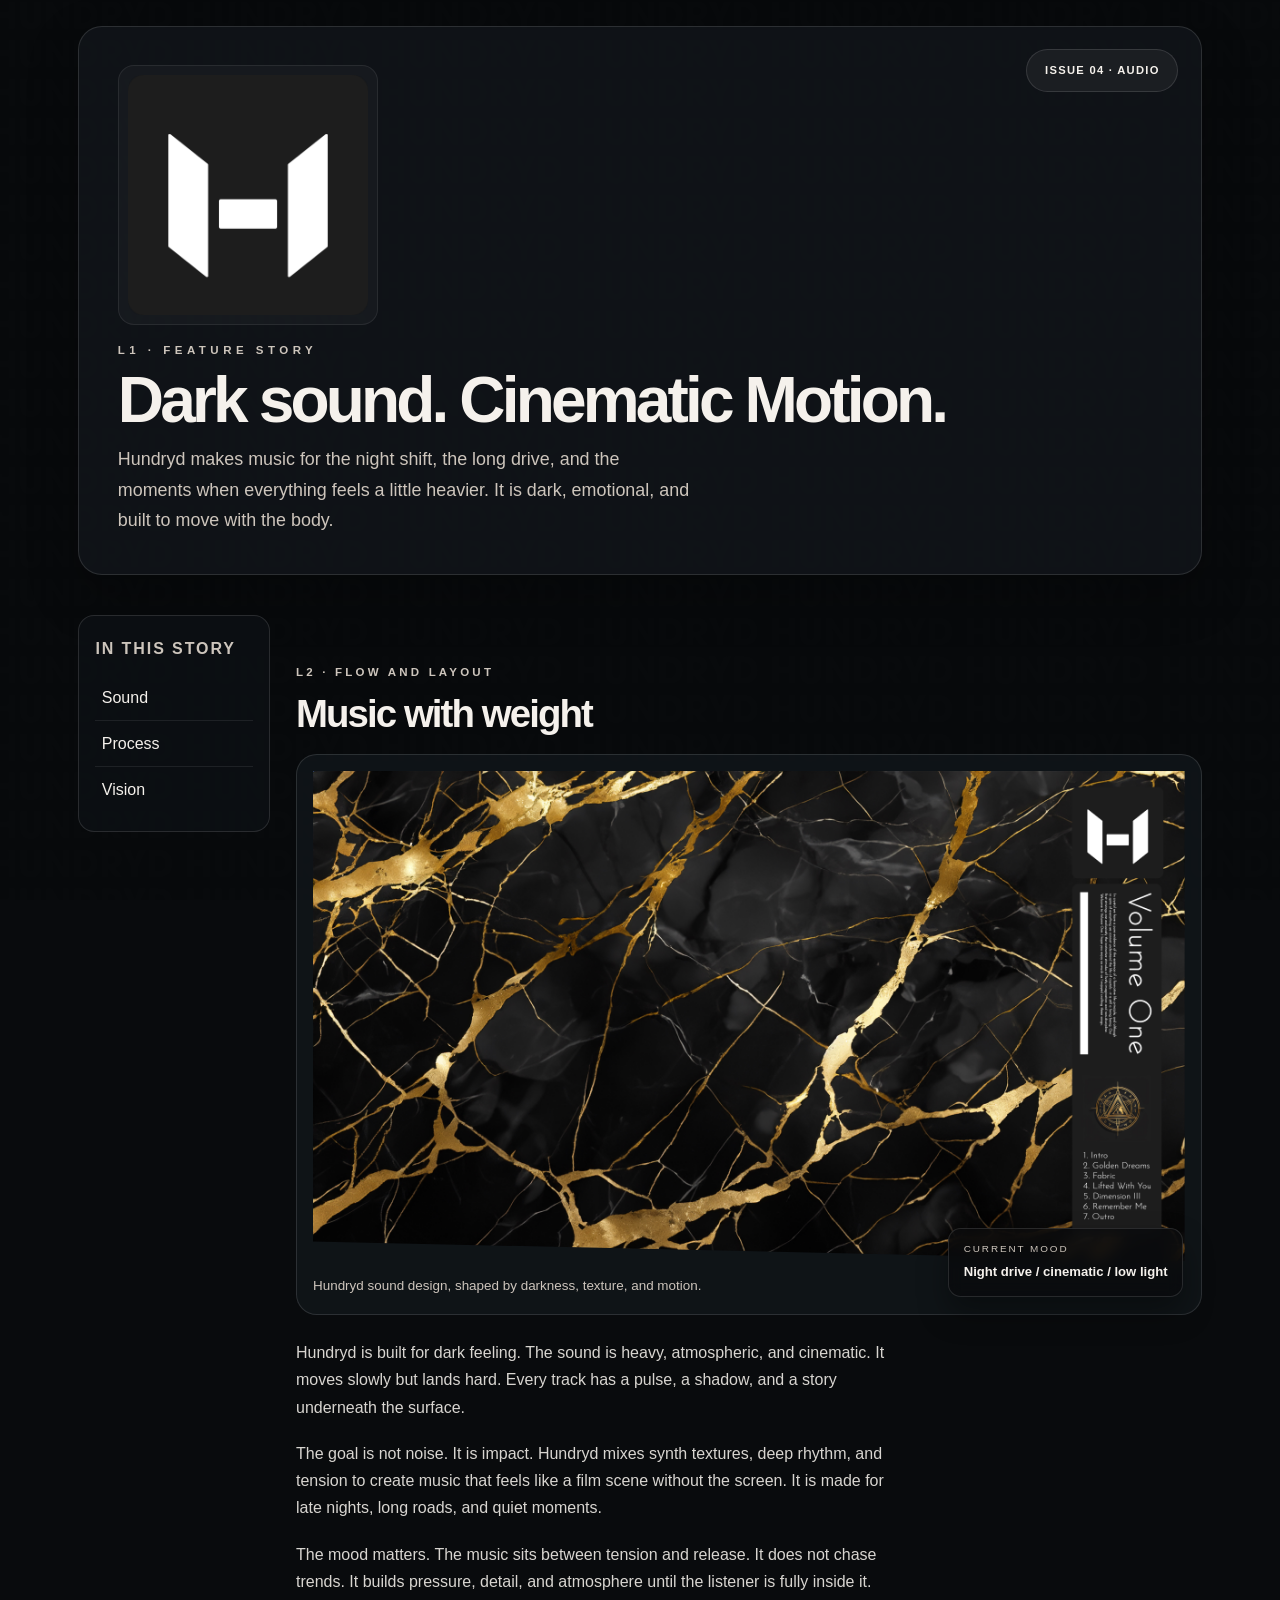
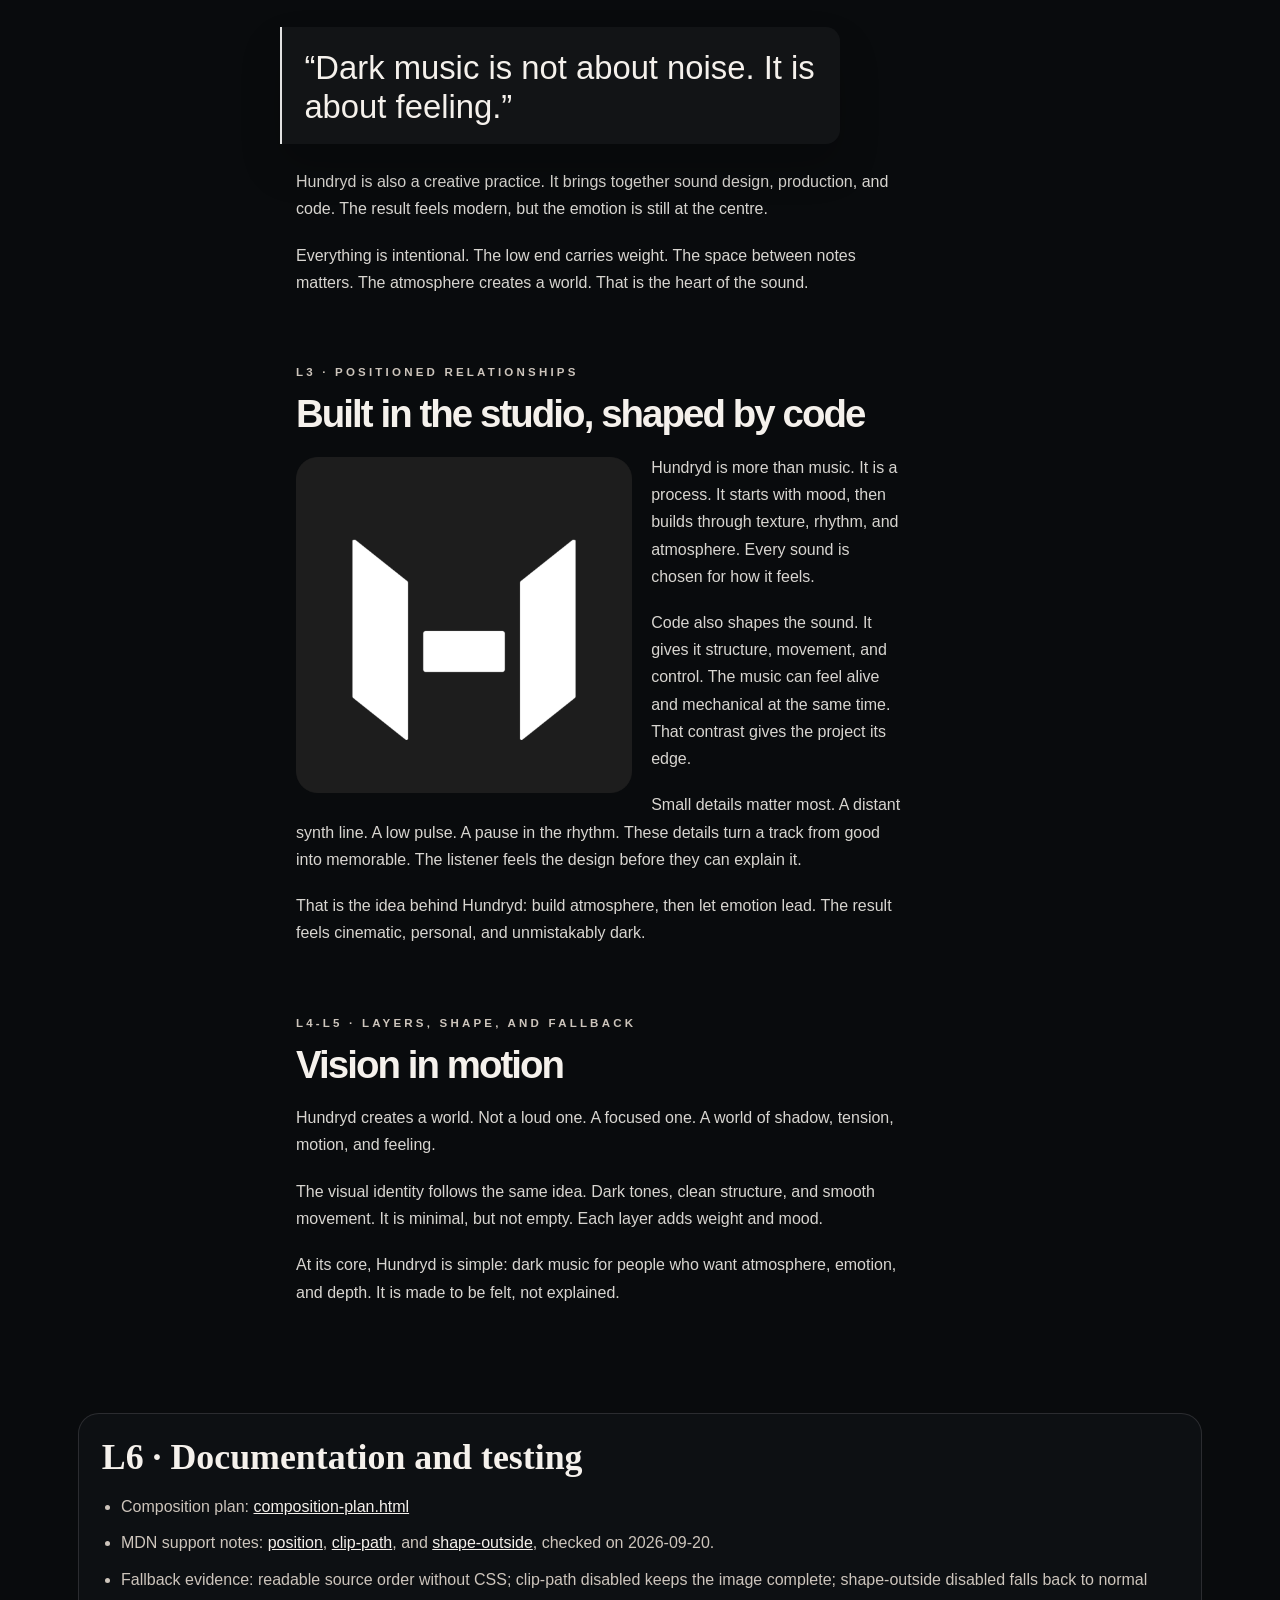
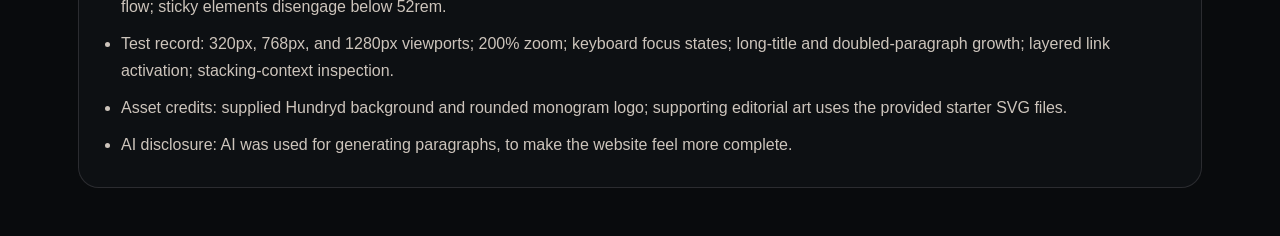
<file: index.html>
<!doctype html>
<html lang="en">

<head>
    <meta charset="utf-8">
    <meta name="viewport" content="width=device-width,initial-scale=1">
    <title>Hundryd | Cinematic Motion</title>
    <meta name="description" content="Hundryd is a dark cinematic music 
        project built for atmosphere, emotion, and motion.">
    <link rel="stylesheet" href="styles.css">
</head>

<body>
    <div class="page-shell">
        <header class="feature-header">
            <div>
                <img class="brand-mark" src="Hundryd Logo Rounded Edge.png" alt="Hundryd logo">
            </div>
            <div>
                <p class="eyebrow">L1 · Feature Story</p>
                <h1>Dark sound. Cinematic Motion.</h1>
                <p class="lede">Hundryd makes music for the night shift, the long drive, and the moments when everything
                    feels a little heavier. It is dark, emotional, and built to move with the body.</p>
            </div>
            <span class="issue-badge" aria-label="Issue badge">Issue 04 · Audio</span>
        </header>

        <main class="story-layout">
            <aside class="story-guide" aria-label="Story navigation">
                <h2>In this story</h2>
                <a href="#section-one">Sound</a>
                <a href="#section-two">Process</a>
                <a href="#section-three">Vision</a>
            </aside>

            <article>
                <section id="section-one">
                    <p class="section-kicker">L2 · Flow and Layout</p>
                    <h2>Music with weight</h2>
                    <figure class="feature-figure">
                        <img src="Volume One.jpg"
                            alt="Volume One cover art with the Hundryd logo on the circular editorial graphic"
                            width="1000" height="700">
                        <figcaption>Hundryd sound design, shaped by darkness, texture, and motion.</figcaption>
                        <div class="figure-detail" aria-label="Program detail">
                            <span class="small-label">Current mood</span>
                            <strong>Night drive / cinematic / low light</strong>
                        </div>
                    </figure>

                    <p>Hundryd is built for dark feeling. The sound is heavy, atmospheric, and cinematic. It moves
                        slowly but lands hard. Every track has a pulse, a shadow, and a story underneath the surface.
                    </p>

                    <p>The goal is not noise. It is impact. Hundryd mixes synth textures, deep rhythm, and tension to
                        create music that feels like a film scene without the screen. It is made for late nights, long
                        roads, and quiet moments.</p>

                    <p>The mood matters. The music sits between tension and release. It does not chase trends. It builds
                        pressure, detail, and atmosphere until the listener is fully inside it.</p>

                    <blockquote class="pull-quote" aria-label="Pull quote">
                        “Dark music is not about noise. It is about feeling.”
                    </blockquote>

                    <p>Hundryd is also a creative practice. It brings together sound design, production, and code. The
                        result feels modern, but the emotion is still at the centre.</p>

                    <p>Everything is intentional. The low end carries weight. The space between notes matters. The
                        atmosphere creates a world. That is the heart of the sound.</p>
                </section>

                <section id="section-two">
                    <p class="section-kicker">L3 · Positioned Relationships</p>
                    <h2>Built in the studio, shaped by code</h2>
                    <img class="shape-portrait" src="Hundryd Logo Rounded Edge.png" alt="Hundryd logo" width="600"
                        height="600">

                    <p>Hundryd is more than music. It is a process. It starts with mood, then builds through texture,
                        rhythm, and atmosphere. Every sound is chosen for how it feels.</p>

                    <p>Code also shapes the sound. It gives it structure, movement, and control. The music can feel
                        alive and mechanical at the same time. That contrast gives the project its edge.</p>

                    <p>Small details matter most. A distant synth line. A low pulse. A pause in the rhythm. These
                        details turn a track from good into memorable. The listener feels the design before they can
                        explain it.</p>

                    <p>That is the idea behind Hundryd: build atmosphere, then let emotion lead. The result feels
                        cinematic, personal, and unmistakably dark.</p>
                </section>

                <section id="section-three">
                    <p class="section-kicker">L4-L5 · Layers, Shape, and Fallback</p>
                    <h2>Vision in motion</h2>
                    <p>Hundryd creates a world. Not a loud one. A focused one. A world of shadow, tension, motion, and
                        feeling.</p>

                    <p>The visual identity follows the same idea. Dark tones, clean structure, and smooth movement. It
                        is minimal, but not empty. Each layer adds weight and mood.</p>

                    <p>At its core, Hundryd is simple: dark music for people who want atmosphere, emotion, and depth. It
                        is made to be felt, not explained.</p>
                </section>
            </article>
        </main>

        <footer class="documentation" id="l6-documentation">
            <h2>L6 · Documentation and testing</h2>
            <ul>
                <li>Composition plan: <a href="composition-plan.html">composition-plan.html</a></li>
                <li>MDN support notes: <a href="https://developer.mozilla.org/en-US/docs/Web/CSS/position">position</a>,
                    <a href="https://developer.mozilla.org/en-US/docs/Web/CSS/clip-path">clip-path</a>, and <a
                        href="https://developer.mozilla.org/en-US/docs/Web/CSS/shape-outside">shape-outside</a>, checked
                    on 2026-09-20.
                </li>
                <li>Fallback evidence: readable source order without CSS; clip-path disabled keeps the image complete;
                    shape-outside disabled falls back to normal flow; sticky elements disengage below 52rem.</li>
                <li>Test record: 320px, 768px, and 1280px viewports; 200% zoom; keyboard focus states; long-title and
                    doubled-paragraph growth; layered link activation; stacking-context inspection.</li>
                <li>Asset credits: supplied Hundryd background and rounded monogram logo; supporting editorial art uses
                    the provided starter SVG files.</li>
                <li>AI disclosure: AI was used for generating paragraphs, to make the website feel more complete.</li>
            </ul>
        </footer>
    </div>
</body>

</html>
</file>
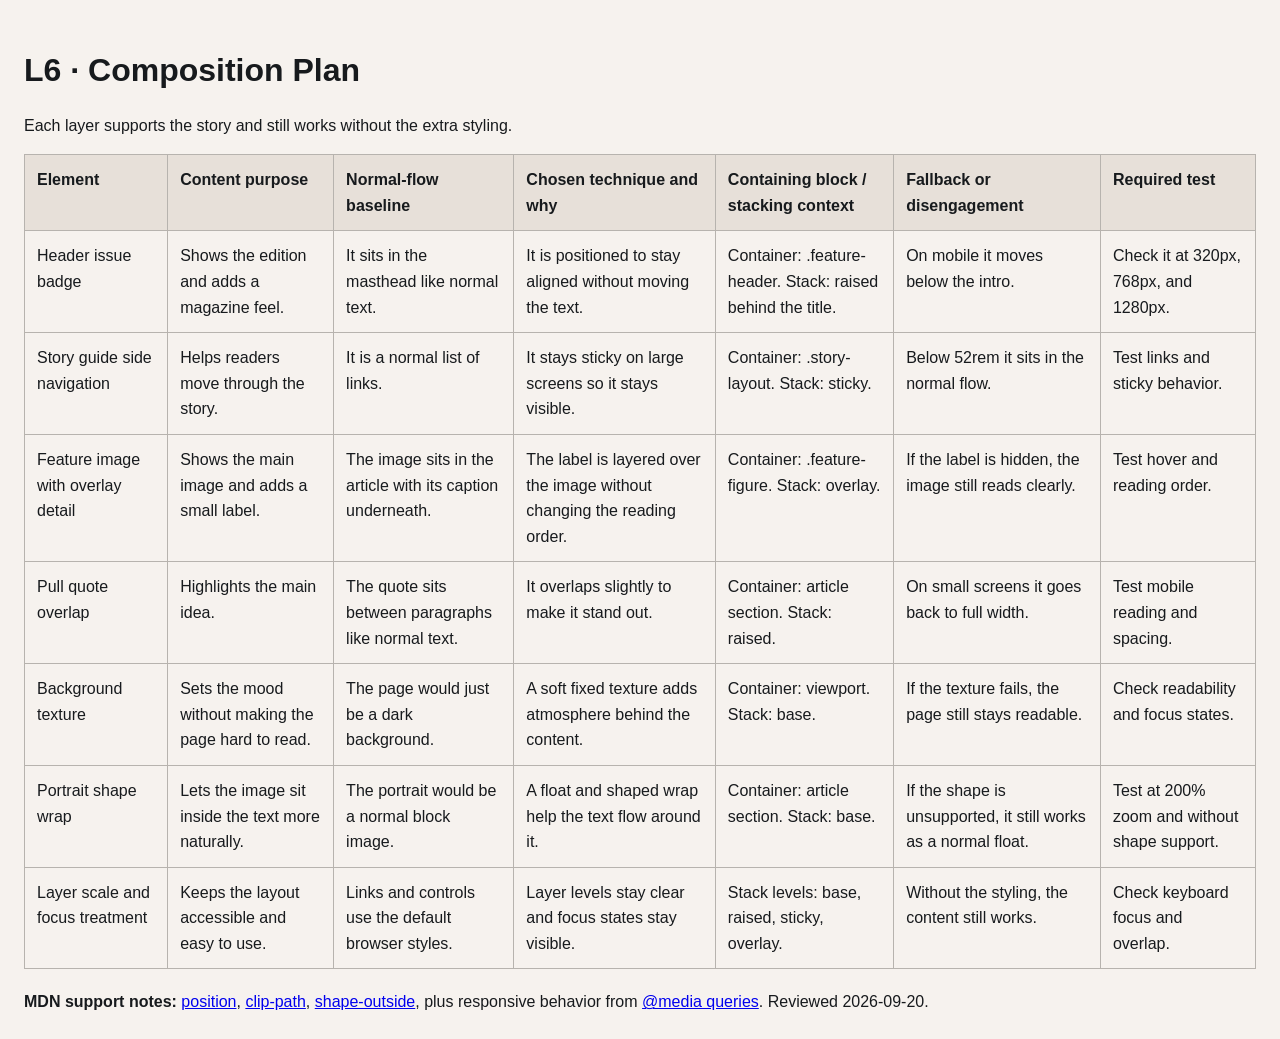
<file: composition-plan.html>
<!doctype html>
<html lang="en">

<head>
    <meta charset="utf-8">
    <meta name="viewport" content="width=device-width,initial-scale=1">
    <title>Composition Plan</title>
    <style>
        body {
            font-family: Arial, sans-serif;
            line-height: 1.6;
            max-width: 96rem;
            margin: 0 auto;
            padding: 1.5rem;
            color: #171a1d;
            background: #f6f2ee;
        }

        table {
            width: 100%;
            border-collapse: collapse;
            margin-top: 1rem;
        }

        th,
        td {
            padding: 0.75rem;
            border: 1px solid #b7b3ae;
            text-align: left;
            vertical-align: top;
        }

        th {
            background: #e7e0d9;
        }

        h1 {
            margin-bottom: 0.25rem;
        }

        p {
            margin-bottom: 0;
        }
    </style>
</head>

<body>
    <h1>L6 · Composition Plan</h1>
    <p>Each layer supports the story and still works without the extra styling.</p>

    <table>
        <thead>
            <tr>
                <th>Element</th>
                <th>Content purpose</th>
                <th>Normal-flow baseline</th>
                <th>Chosen technique and why</th>
                <th>Containing block / stacking context</th>
                <th>Fallback or disengagement</th>
                <th>Required test</th>
            </tr>
        </thead>
        <tbody>
            <tr>
                <td>Header issue badge</td>
                <td>Shows the edition and adds a magazine feel.</td>
                <td>It sits in the masthead like normal text.</td>
                <td>It is positioned to stay aligned without moving the text.</td>
                <td>Container: .feature-header. Stack: raised behind the title.</td>
                <td>On mobile it moves below the intro.</td>
                <td>Check it at 320px, 768px, and 1280px.</td>
            </tr>
            <tr>
                <td>Story guide side navigation</td>
                <td>Helps readers move through the story.</td>
                <td>It is a normal list of links.</td>
                <td>It stays sticky on large screens so it stays visible.</td>
                <td>Container: .story-layout. Stack: sticky.</td>
                <td>Below 52rem it sits in the normal flow.</td>
                <td>Test links and sticky behavior.</td>
            </tr>
            <tr>
                <td>Feature image with overlay detail</td>
                <td>Shows the main image and adds a small label.</td>
                <td>The image sits in the article with its caption underneath.</td>
                <td>The label is layered over the image without changing the reading order.</td>
                <td>Container: .feature-figure. Stack: overlay.</td>
                <td>If the label is hidden, the image still reads clearly.</td>
                <td>Test hover and reading order.</td>
            </tr>
            <tr>
                <td>Pull quote overlap</td>
                <td>Highlights the main idea.</td>
                <td>The quote sits between paragraphs like normal text.</td>
                <td>It overlaps slightly to make it stand out.</td>
                <td>Container: article section. Stack: raised.</td>
                <td>On small screens it goes back to full width.</td>
                <td>Test mobile reading and spacing.</td>
            </tr>
            <tr>
                <td>Background texture</td>
                <td>Sets the mood without making the page hard to read.</td>
                <td>The page would just be a dark background.</td>
                <td>A soft fixed texture adds atmosphere behind the content.</td>
                <td>Container: viewport. Stack: base.</td>
                <td>If the texture fails, the page still stays readable.</td>
                <td>Check readability and focus states.</td>
            </tr>
            <tr>
                <td>Portrait shape wrap</td>
                <td>Lets the image sit inside the text more naturally.</td>
                <td>The portrait would be a normal block image.</td>
                <td>A float and shaped wrap help the text flow around it.</td>
                <td>Container: article section. Stack: base.</td>
                <td>If the shape is unsupported, it still works as a normal float.</td>
                <td>Test at 200% zoom and without shape support.</td>
            </tr>
            <tr>
                <td>Layer scale and focus treatment</td>
                <td>Keeps the layout accessible and easy to use.</td>
                <td>Links and controls use the default browser styles.</td>
                <td>Layer levels stay clear and focus states stay visible.</td>
                <td>Stack levels: base, raised, sticky, overlay.</td>
                <td>Without the styling, the content still works.</td>
                <td>Check keyboard focus and overlap.</td>
            </tr>
        </tbody>
    </table>

    <p style="margin-top:1.25rem;"><strong>MDN support notes:</strong> <a
            href="https://developer.mozilla.org/en-US/docs/Web/CSS/position">position</a>, <a
            href="https://developer.mozilla.org/en-US/docs/Web/CSS/clip-path">clip-path</a>, <a
            href="https://developer.mozilla.org/en-US/docs/Web/CSS/shape-outside">shape-outside</a>, plus responsive
        behavior from <a href="https://developer.mozilla.org/en-US/docs/Web/CSS/@media">@media queries</a>. Reviewed
        2026-09-20.</p>
</body>

</html>
</file>
<file: styles.css>
:root {
    --ink: #090b0d;
    --panel: #12181d;
    --panel-strong: #1a2127;
    --surface: #f4f0eb;
    --surface-soft: #d8d2ca;
    --text: #f5f1ec;
    --muted: #cdc5bc;
    --line: rgba(255, 255, 255, 0.12);
    --shadow: rgba(0, 0, 0, 0.5);
    --measure: 68ch;
    --space: 1rem;
    --space-lg: 2rem;
    --radius: 1.3rem;
    --layer-base: 0;
    --layer-raised: 10;
    --layer-sticky: 20;
    --layer-overlay: 30;
}

*,
*::before,
*::after {
    box-sizing: border-box;
}

html {
    scroll-behavior: smooth;
}

body {
    margin: 0;
    min-height: 100vh;
    font-family: Arial, sans-serif;
    line-height: 1.7;
    background: var(--ink);
    color: var(--text);
}

body::before {
    content: "";
    position: fixed;
    inset: 0;
    background: url("Hundryd Background no Picture.jpg") center/cover no-repeat;
    opacity: 0.12;
    pointer-events: none;
}

img {
    display: block;
    max-width: 100%;
    height: auto;
}

p,
h1,
h2,
h3,
ul {
    margin-top: 0;
}

.page-shell {
    position: relative;
    z-index: var(--layer-base);
    max-width: 1200px;
    margin: 0 auto;
    padding: clamp(1rem, 2vw, 2rem) clamp(1rem, 3vw, 2.5rem) 3rem;
}

.feature-header {
    position: relative;
    padding: clamp(1.5rem, 3vw, 3rem);
    border: 1px solid var(--line);
    border-radius: 1.5rem;
    background: rgba(17, 21, 25, 0.9);
    box-shadow: 0 20px 50px rgba(0, 0, 0, 0.25);
    overflow: hidden;
}

.brand-row,
.header-content,
.issue-badge {
    position: relative;
    z-index: var(--layer-raised);
}

.brand-mark {
    display: block;
    width: min(24rem, 52vw);
    max-width: 260px;
    margin-bottom: 1rem;
    padding: 0.55rem;
    border-radius: 1rem;
    background: rgba(255, 255, 255, 0.03);
    border: 1px solid rgba(255, 255, 255, 0.08);
}

.header-content {
    max-width: var(--measure);
}

.eyebrow {
    margin-bottom: 0.6rem;
    color: var(--muted);
    letter-spacing: 0.28rem;
    text-transform: uppercase;
    font-size: 0.72rem;
    font-weight: 700;
}

h1 {
    margin-bottom: 0.8rem;
    font-size: clamp(2.8rem, 5vw, 5.2rem);
    line-height: 0.96;
    letter-spacing: -0.06em;
    text-wrap: balance;
}

.lede {
    max-width: 58ch;
    margin-bottom: 0;
    font-size: clamp(1.08rem, 1.4vw, 1.35rem);
    color: var(--muted);
}

.issue-badge {
    position: absolute;
    top: 1.4rem;
    right: 1.4rem;
    display: inline-flex;
    align-items: center;
    padding: 0.7rem 1.1rem;
    border: 1px solid var(--line);
    border-radius: 999px;
    background: rgba(255, 255, 255, 0.05);
    color: var(--text);
    letter-spacing: 0.08rem;
    text-transform: uppercase;
    font-size: 0.7rem;
    font-weight: 700;
}

main {
    display: grid;
    gap: 2rem;
    max-width: 72rem;
    margin: auto;
    padding: var(--space-3);
}

article {
    min-width: 0;
}

article section {
    display: flow-root;
    margin-block: 3rem;
    scroll-margin-top: 5rem;
}

.story-layout {
    display: grid;
    gap: clamp(1.3rem, 2vw, 2rem);
    grid-template-columns: minmax(0, 12rem) minmax(0, 1fr);
    margin-top: 2.5rem;
    align-items: start;
}

.story-guide {
    align-self: start;
    padding: 1.2rem 1rem;
    border: 1px solid var(--line);
    border-radius: 1rem;
    background: rgba(13, 17, 20, 0.8);
}

.story-guide h2 {
    margin-bottom: 0.8rem;
    font-size: 1rem;
    letter-spacing: 0.12rem;
    text-transform: uppercase;
    color: var(--muted);
}

.story-guide a {
    display: block;
    padding: 0.55rem 0.4rem;
    color: var(--text);
    text-decoration: none;
    border-bottom: 1px solid rgba(255, 255, 255, 0.08);
}

.story-guide a:last-child {
    border-bottom: 0;
}

.story-guide a:hover,
.story-guide a:focus-visible {
    background: rgba(255, 255, 255, 0.04);
}

.section-kicker {
    margin-bottom: 0.65rem;
    color: var(--muted);
    letter-spacing: 0.2rem;
    text-transform: uppercase;
    font-size: 0.72rem;
    font-weight: 700;
}

article h2 {
    margin-bottom: 1.2rem;
    font-size: clamp(2rem, 3vw, 3rem);
    letter-spacing: -0.05em;
    line-height: 1.08;
}

article p {
    max-width: var(--measure);
    margin-bottom: 1.2rem;
    color: rgba(245, 241, 236, 0.88);
}

.feature-figure {
    position: relative;
    margin: 0 0 1.5rem;
    padding: 1rem;
    border: 1px solid var(--line);
    border-radius: var(--radius);
    background: rgba(18, 24, 29, 0.72);
}

.feature-figure figcaption {
    margin-top: 0.9rem;
    color: var(--muted);
    font-size: 0.84rem;
}

.figure-detail {
    position: absolute;
    right: 1.1rem;
    bottom: 1.1rem;
    z-index: var(--layer-overlay);
    display: grid;
    gap: 0.15rem;
    padding: 0.8rem 0.9rem;
    border: 1px solid rgba(255, 255, 255, 0.12);
    border-radius: 0.8rem;
    background: rgba(9, 11, 13, 0.8);
    backdrop-filter: blur(8px);
    box-shadow: 0 16px 30px rgba(0, 0, 0, 0.35);
    pointer-events: none;
}

.small-label {
    color: var(--muted);
    font-size: 0.62rem;
    letter-spacing: 0.12rem;
    text-transform: uppercase;
}

.figure-detail strong {
    font-size: 0.82rem;
    font-weight: 700;
}

.pull-quote {
    position: relative;
    z-index: var(--layer-raised);
    max-width: min(35rem, 78%);
    margin: 2rem 0 1.5rem -1rem;
    padding: 1.3rem 1.4rem 1.1rem;
    border-left: 0.18rem solid rgba(255, 255, 255, 0.88);
    border-radius: 0 0.9rem 0.9rem 0;
    background: rgba(255, 255, 255, 0.04);
    box-shadow: 0 22px 40px rgba(0, 0, 0, 0.2);
    font-size: clamp(1.3rem, 3vw, 2.05rem);
    line-height: 1.2;
    color: var(--text);
}

.shape-portrait {
    float: left;
    width: min(44%, 21rem);
    margin: 0.2rem 1.2rem 0.7rem 0;
    border: 0;
    border-radius: 0;
    background: transparent;
    filter: none;
}

.documentation {
    margin-top: 2.5rem;
    padding: 1.5rem 1.4rem 1.2rem;
    border: 1px solid var(--line);
    border-radius: var(--radius);
    background: rgba(15, 18, 21, 0.82);
}

.documentation h2 {
    margin-bottom: 1rem;
    font-family: Georgia, "Times New Roman", serif;
    font-size: clamp(1.9rem, 2.8vw, 2.5rem);
    line-height: 1.08;
}

.documentation ul {
    margin: 0;
    padding-left: 1.2rem;
    color: var(--muted);
}

.documentation li {
    margin-bottom: 0.6rem;
}

.documentation a {
    color: var(--text);
}

:focus-visible {
    outline: 0.18rem solid rgba(255, 255, 255, 0.9);
    outline-offset: 0.18rem;
}

@media (min-width: 52rem) {
    .story-guide {
        position: sticky;
        top: 1rem;
        z-index: var(--layer-sticky);
    }
}

@media (max-width: 52rem) {
    .story-layout {
        grid-template-columns: 1fr;
    }

    .story-guide {
        position: static;
    }

    .pull-quote {
        max-width: none;
        margin-left: 0;
    }
}

@media (max-width: 42rem) {
    .feature-header {
        padding: 1.1rem 1rem 1.4rem;
    }

    .issue-badge {
        position: static;
        display: inline-flex;
        margin-top: 1rem;
    }

    .shape-portrait {
        width: min(14rem, 48vw);
    }

    .figure-detail {
        position: relative;
        right: auto;
        bottom: auto;
        margin-top: 0.8rem;
    }
}

@supports (clip-path: polygon(0 0)) {
    .feature-figure img {
        clip-path: polygon(0 0, 100% 0, 100% 100%, 0 96%);
    }
}

@supports (shape-outside: polygon(0 0, 100% 0, 100% 100%)) {
    .shape-portrait {
        shape-outside: none;
        shape-margin: 0;
    }
}
</file>
